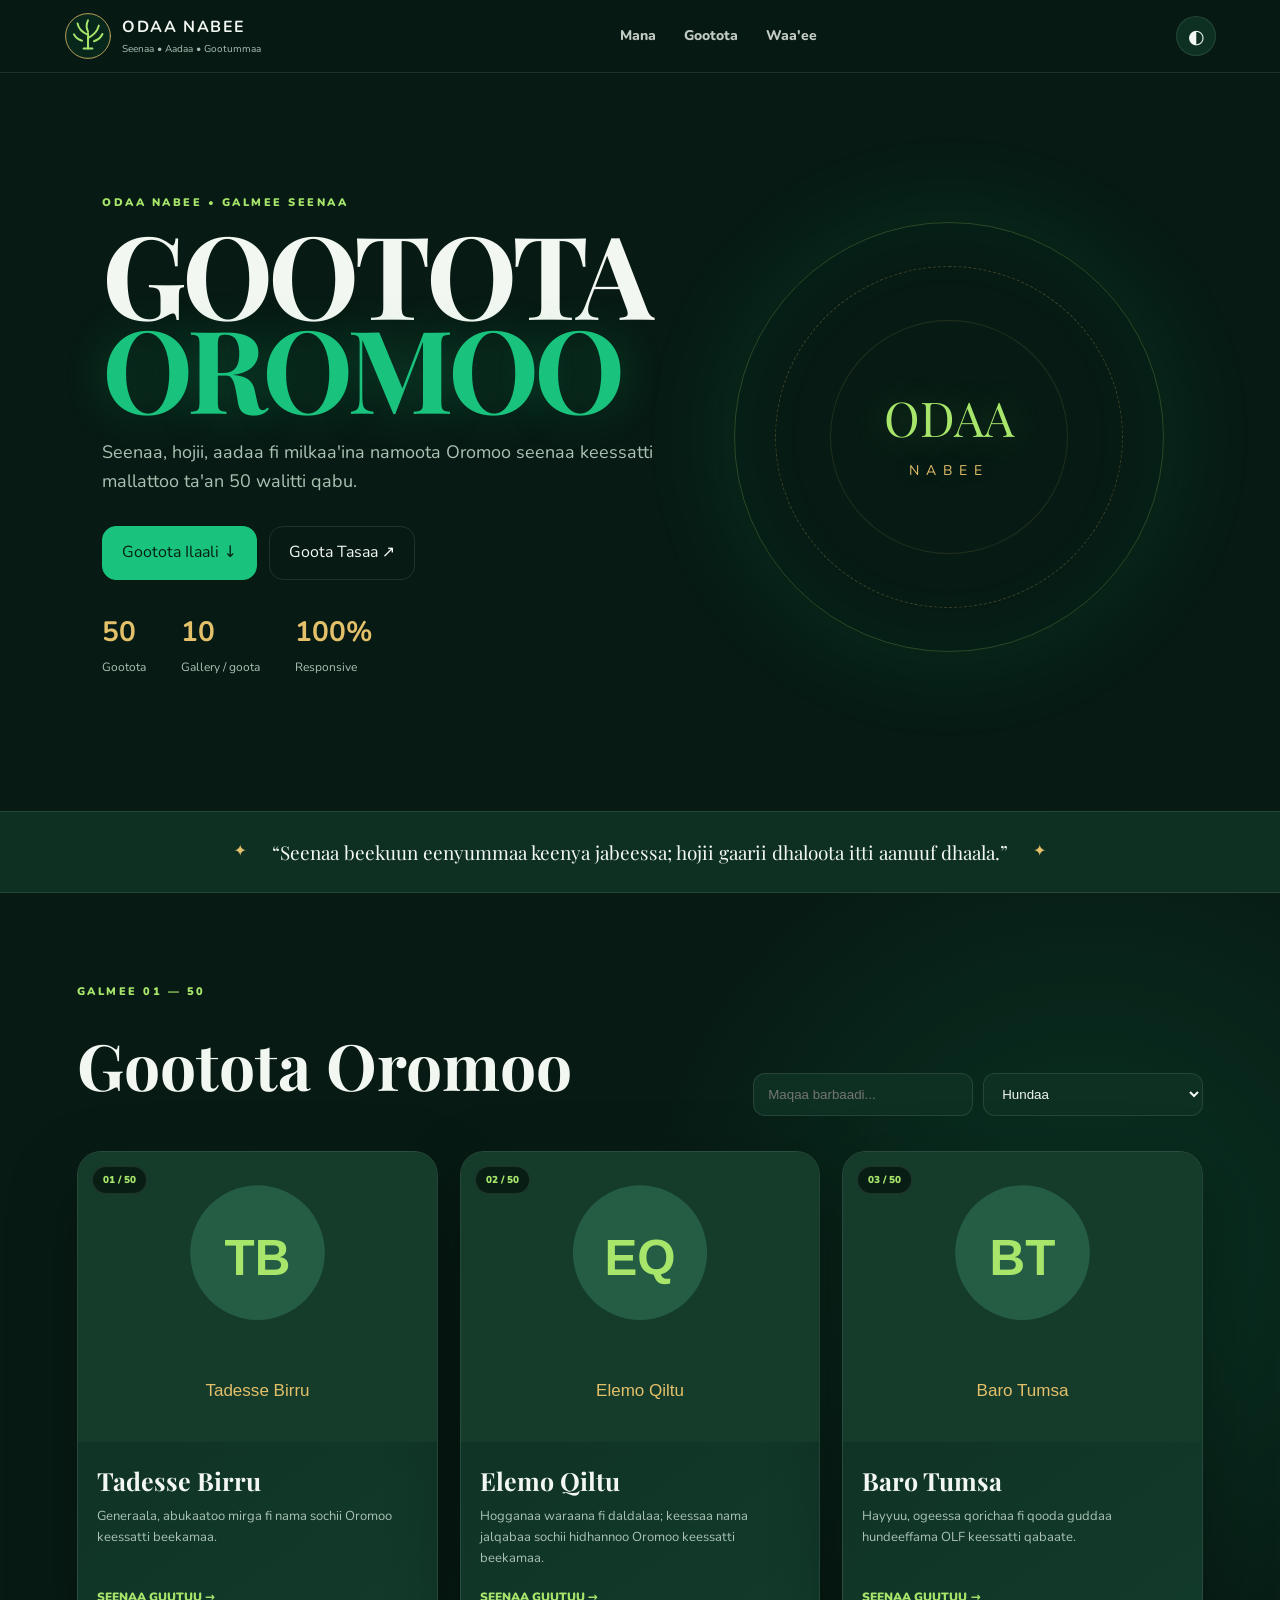
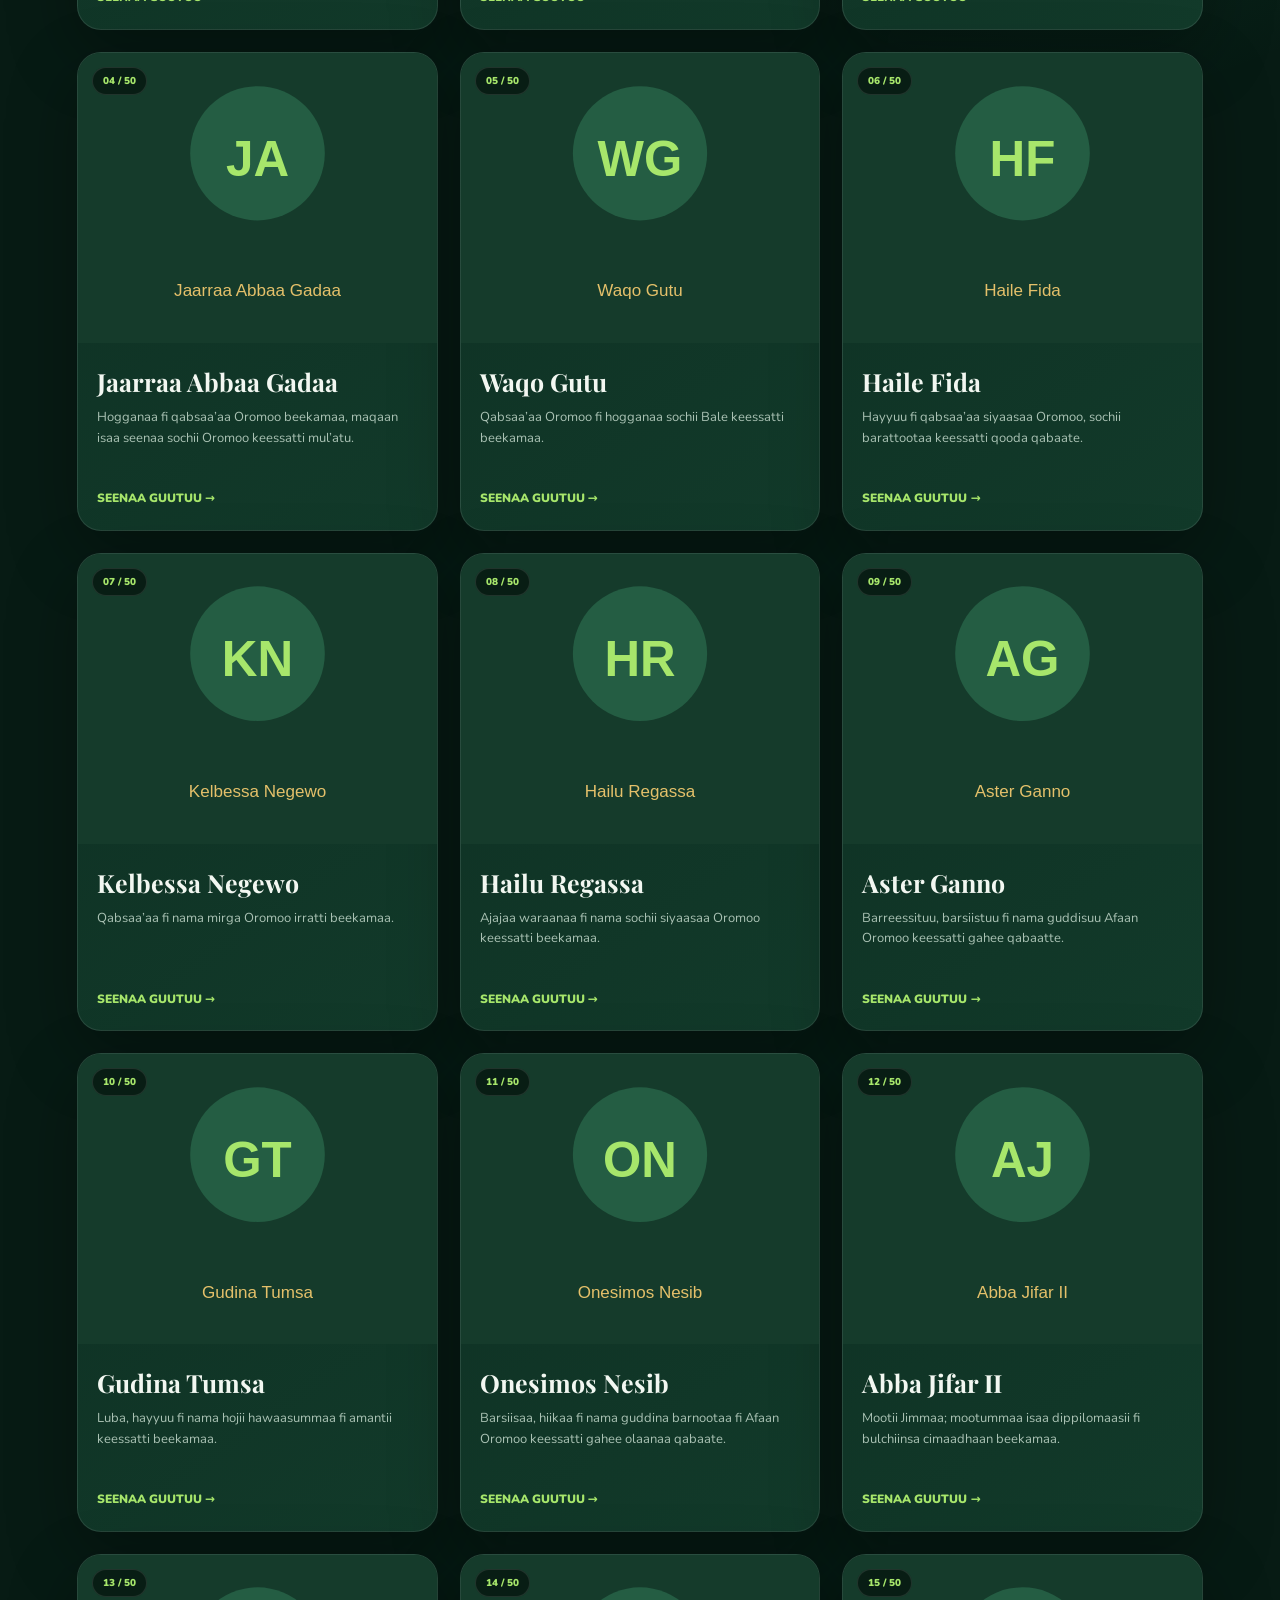
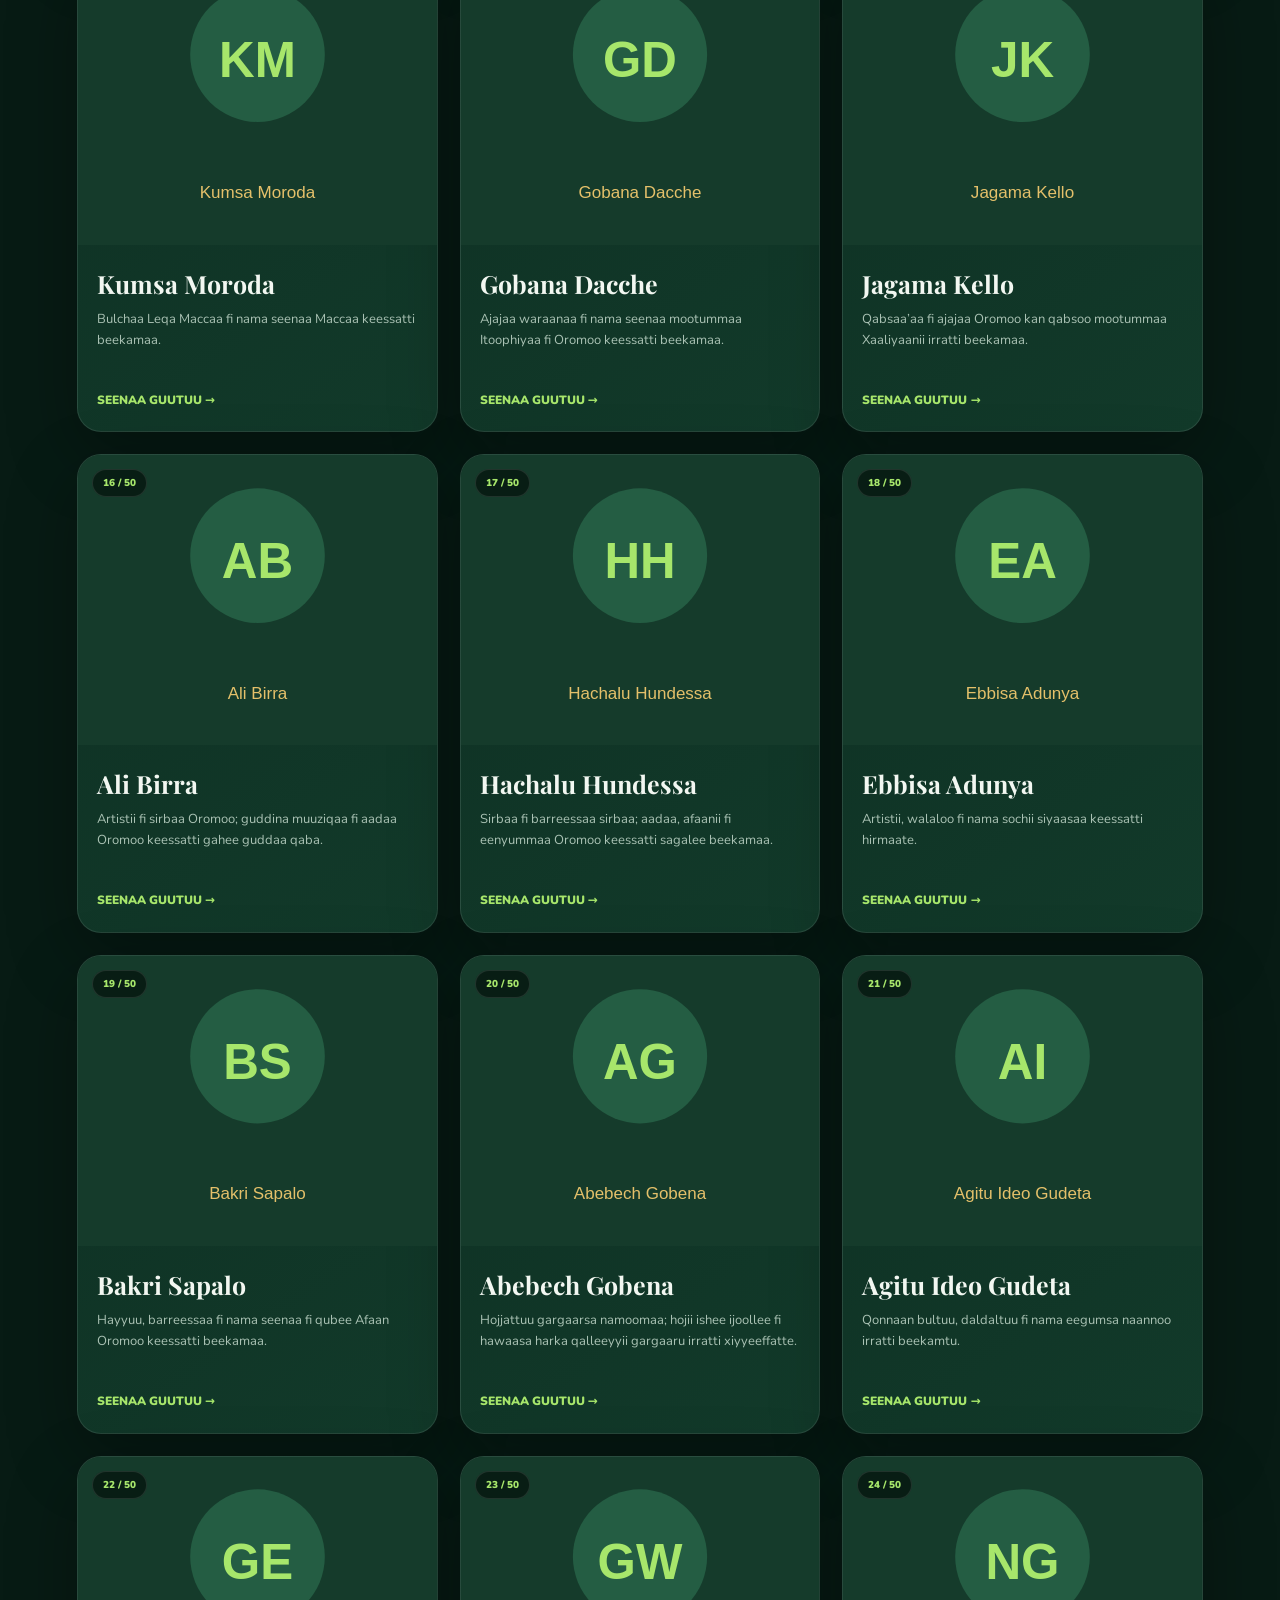
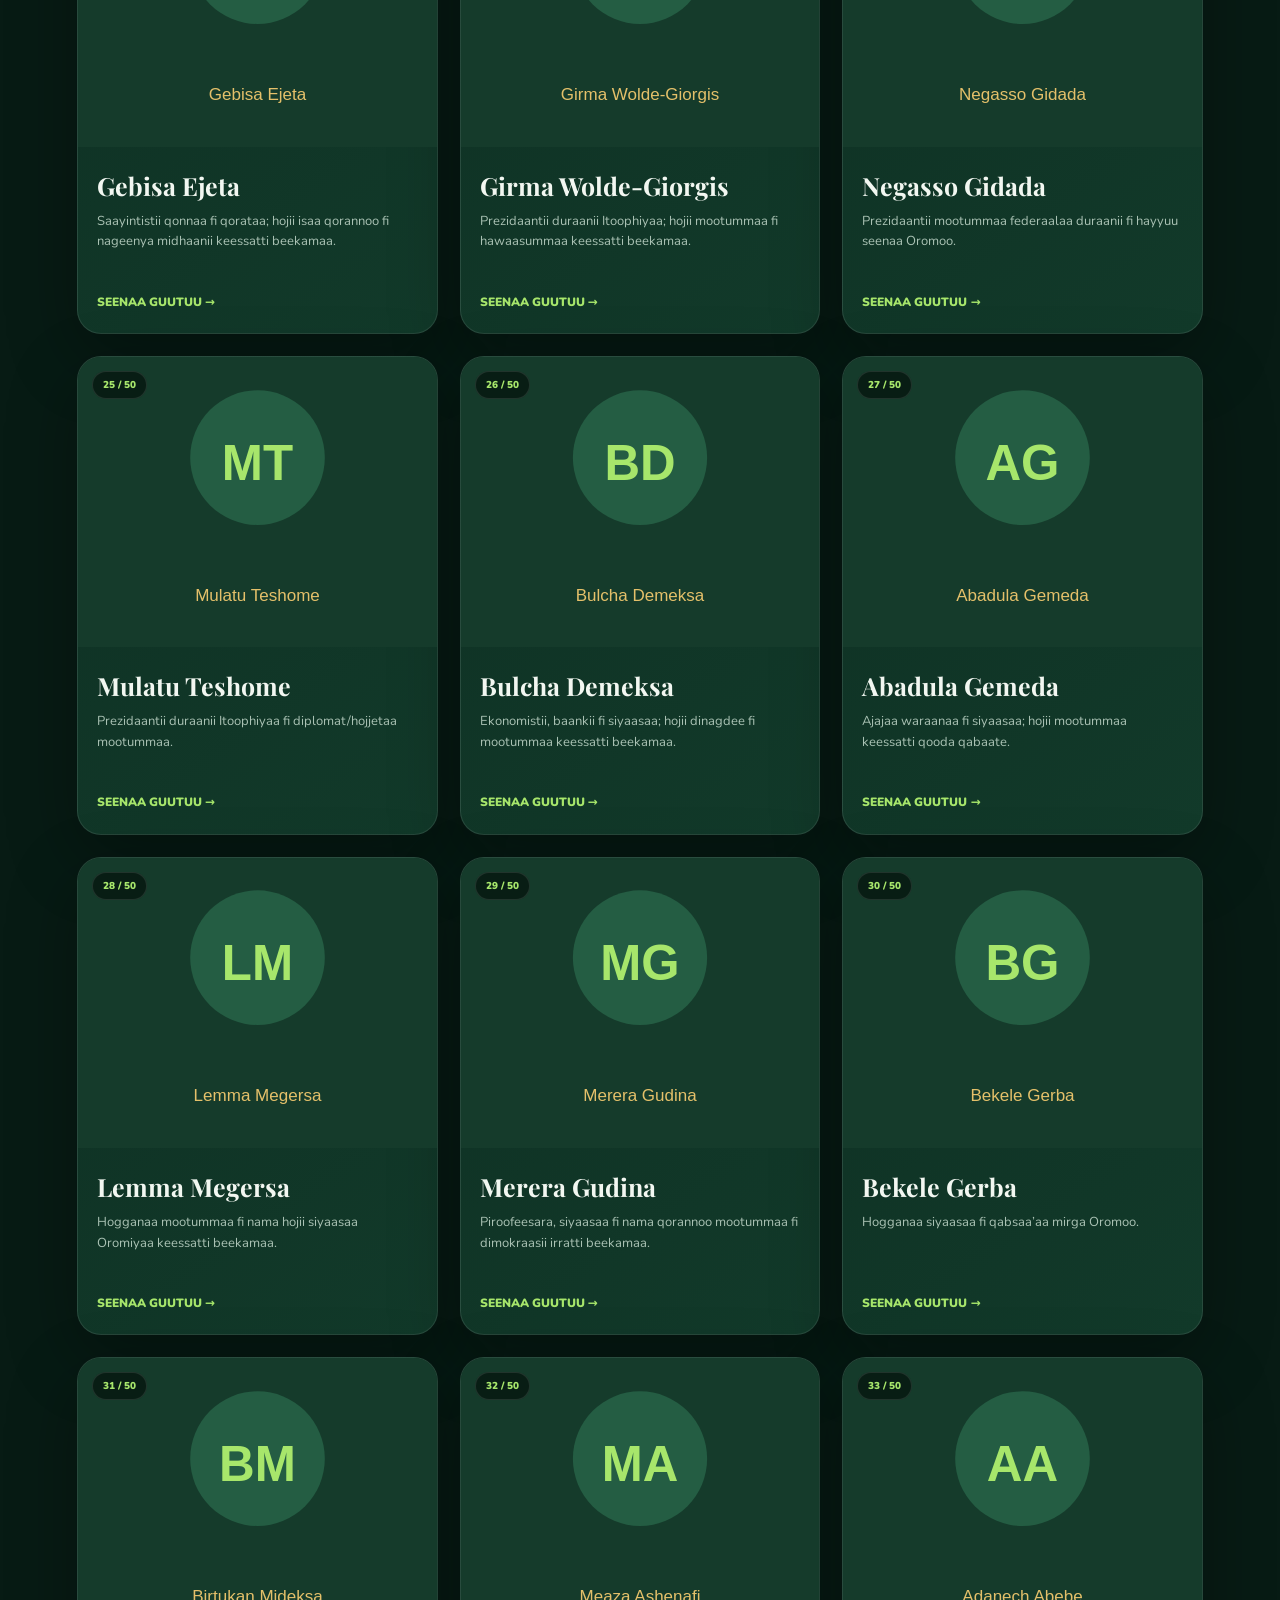
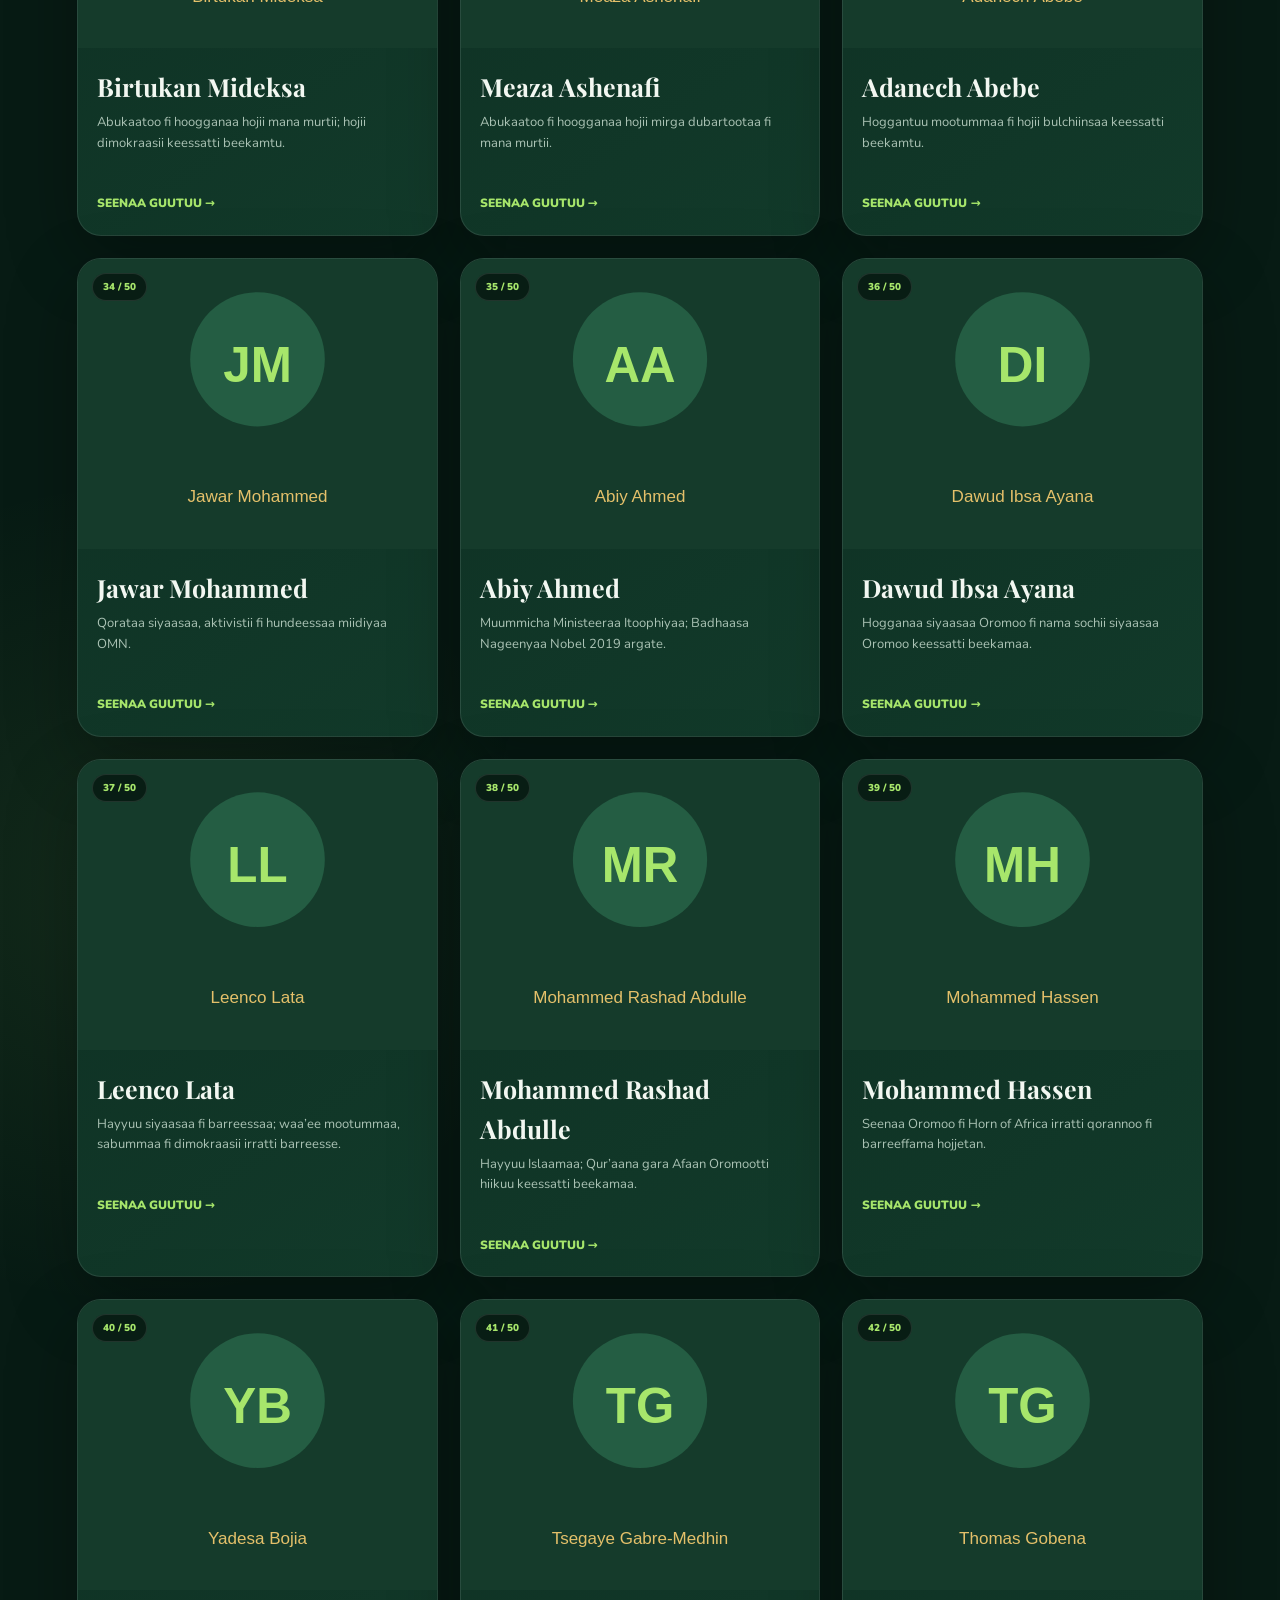
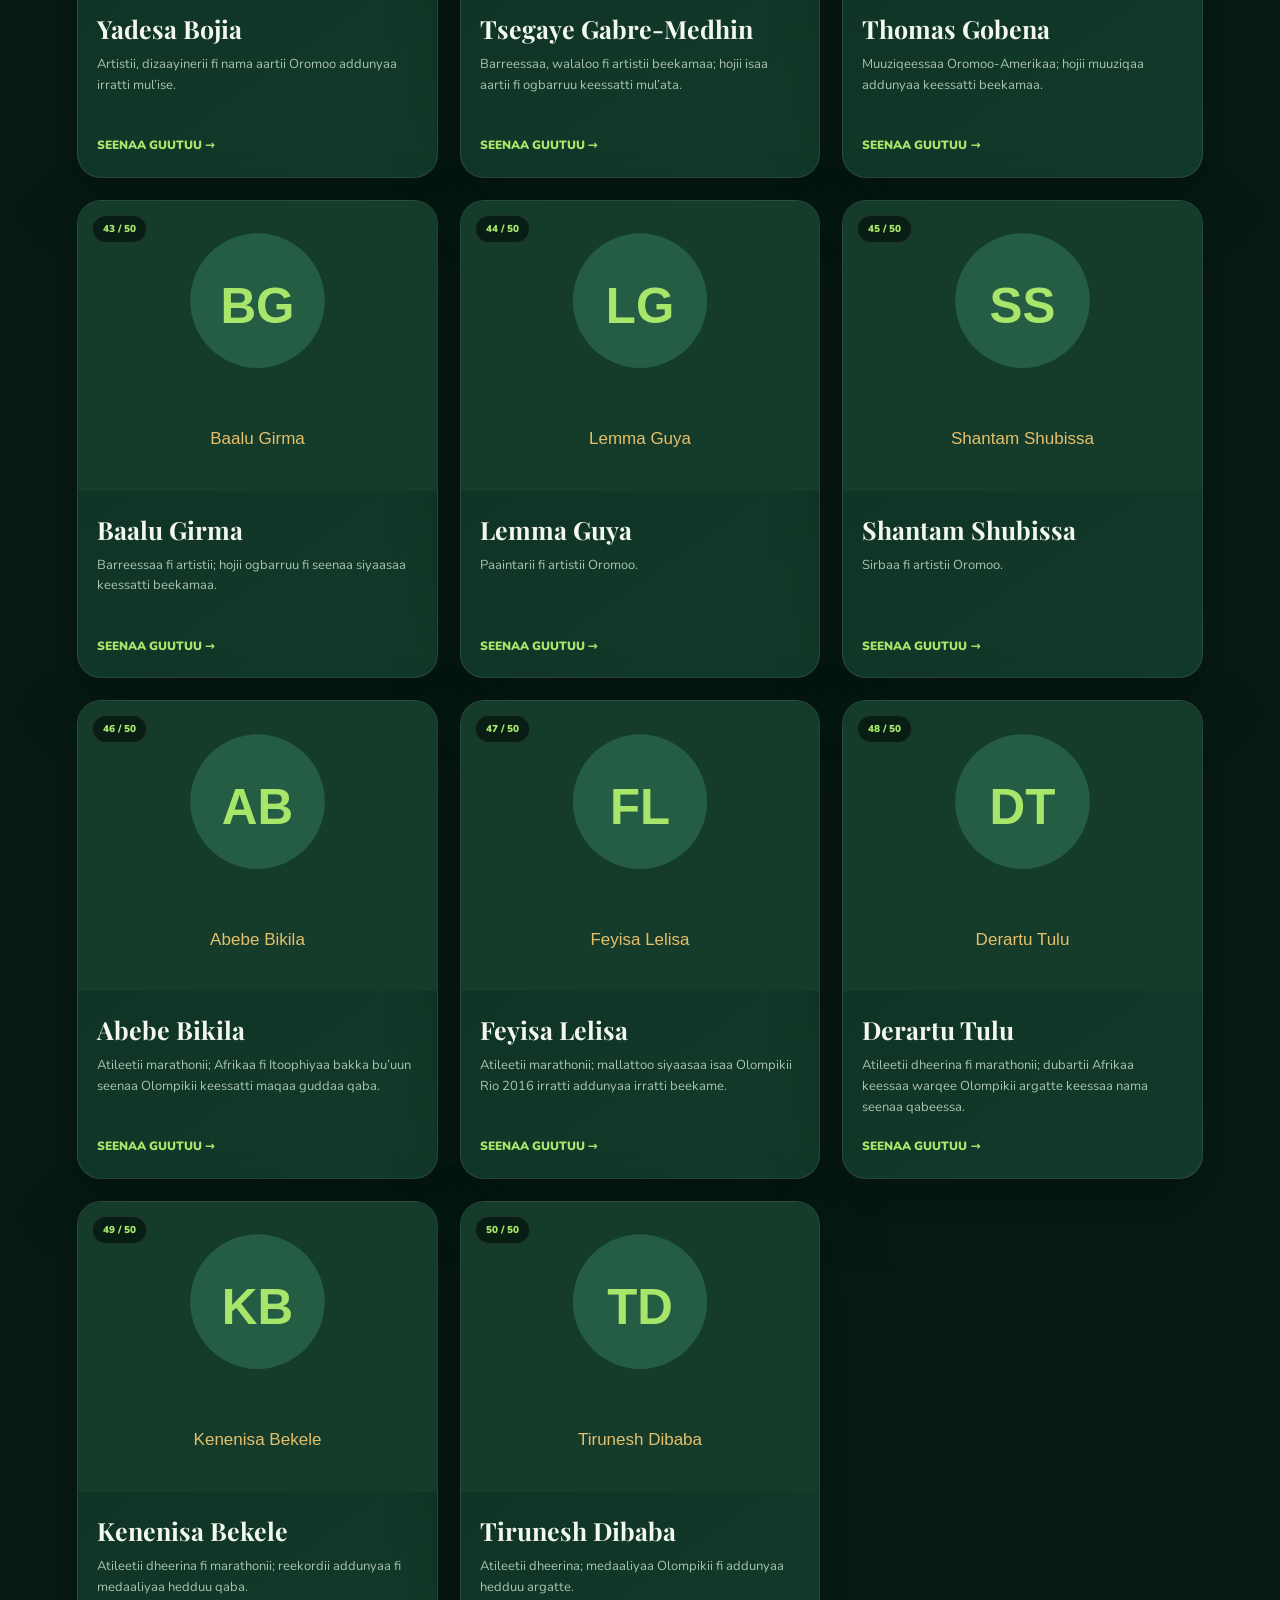
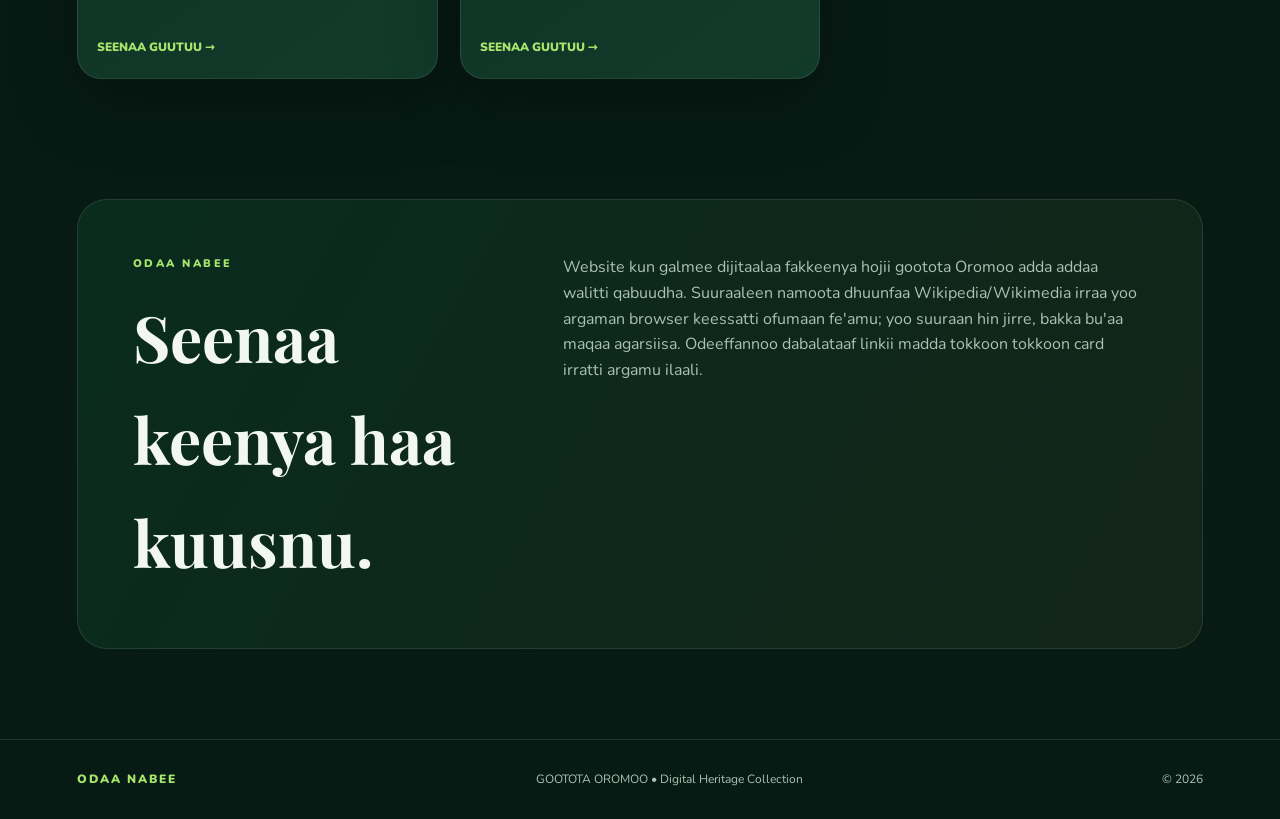
<file: index.html>
<!doctype html>
<html lang="om">
<head>
<meta charset="utf-8"><meta name="viewport" content="width=device-width, initial-scale=1">
<meta name="description" content="Gootota Oromoo 50 — seenaa, suuraa fi galmee aadaa.">
<title>GOOTOTA OROMOO | Odaa Nabee</title>
<link rel="preconnect" href="https://fonts.googleapis.com"><link rel="preconnect" href="https://fonts.gstatic.com" crossorigin>
<link href="https://fonts.googleapis.com/css2?family=Nunito:wght@400;600;700;800;900&family=Playfair+Display:wght@700;800&display=swap" rel="stylesheet">
<link rel="stylesheet" href="style.css">
</head>
<body>
<div class="progress"></div>
<header class="topbar">
<a class="brand" href="#home"><span class="logo"><svg viewBox="0 0 120 120"><circle cx="60" cy="60" r="56"></circle><path d="M60 91V53M60 57C46 51 36 41 34 29M60 65C74 58 84 47 87 34M60 49C55 39 56 29 60 21M45 72C36 69 29 64 25 56M75 73C85 70 92 64 96 55"></path><path d="M49 91h22"></path></svg></span><span><b>ODAA NABEE</b><small>Seenaa • Aadaa • Gootummaa</small></span></a>
<nav><a href="#home">Mana</a><a href="#gootota">Gootota</a><a href="#waaee">Waa'ee</a></nav>
<button class="theme-btn" id="themeBtn" aria-label="Halluu jijjiiri">◐</button>
</header>
<main id="home">
<section class="hero"><div class="hero-copy"><div class="eyebrow">ODAA NABEE • GALMEE SEENAA</div><h1>GOOTOTA<br><span>OROMOO</span></h1><p>Seenaa, hojii, aadaa fi milkaa'ina namoota Oromoo seenaa keessatti mallattoo ta'an 50 walitti qabu.</p><div class="hero-actions"><a class="btn primary" href="#gootota">Gootota Ilaali ↓</a><button class="btn ghost" id="randomBtn">Goota Tasaa ↗</button></div><div class="stats"><div><strong>50</strong><span>Gootota</span></div><div><strong>10</strong><span>Gallery / goota</span></div><div><strong>100%</strong><span>Responsive</span></div></div></div><div class="hero-tree"><div class="tree-ring"></div><div class="tree-mark">ODAA<br><small>NABEE</small></div></div></section>
<section class="quote-strip"><span>✦</span><p>“Seenaa beekuun eenyummaa keenya jabeessa; hojii gaarii dhaloota itti aanuuf dhaala.”</p><span>✦</span></section>
<section id="gootota" class="people-section"><div class="section-head"><div><div class="eyebrow">GALMEE 01 — 50</div><h2>Gootota Oromoo</h2></div><div class="tools"><input id="search" type="search" placeholder="Maqaa barbaadi..."><select id="filter"><option value="all">Hundaa</option><option value="history">Seenaa & Qabsoo</option><option value="culture">Aadaa & Aartii</option><option value="science">Saayinsii & Barnoota</option><option value="sport">Ispoortii</option><option value="public">Hoggansa & Hawaasummaa</option></select></div></div><div id="grid" class="grid"></div><p id="empty" class="empty" hidden>Nama ati barbaadde hin argamne.</p></section>
<section id="waaee" class="about"><div><div class="eyebrow">ODAA NABEE</div><h2>Seenaa keenya haa kuusnu.</h2></div><p>Website kun galmee dijitaalaa fakkeenya hojii gootota Oromoo adda addaa walitti qabuudha. Suuraaleen namoota dhuunfaa Wikipedia/Wikimedia irraa yoo argaman browser keessatti ofumaan fe'amu; yoo suuraan hin jirre, bakka bu'aa maqaa agarsiisa. Odeeffannoo dabalataaf linkii madda tokkoon tokkoon card irratti argamu ilaali.</p></section>
</main>
<footer><div class="footer-brand">ODAA NABEE</div><div>GOOTOTA OROMOO • Digital Heritage Collection</div><div>© <span id="year"></span></div></footer>
<div id="modal" class="modal" aria-hidden="true"><div class="modal-backdrop" data-close></div><article class="modal-card"><button class="close" data-close>×</button><div id="modalContent"></div></article></div>
<script src="script.js"></script>
</body></html>
</file>
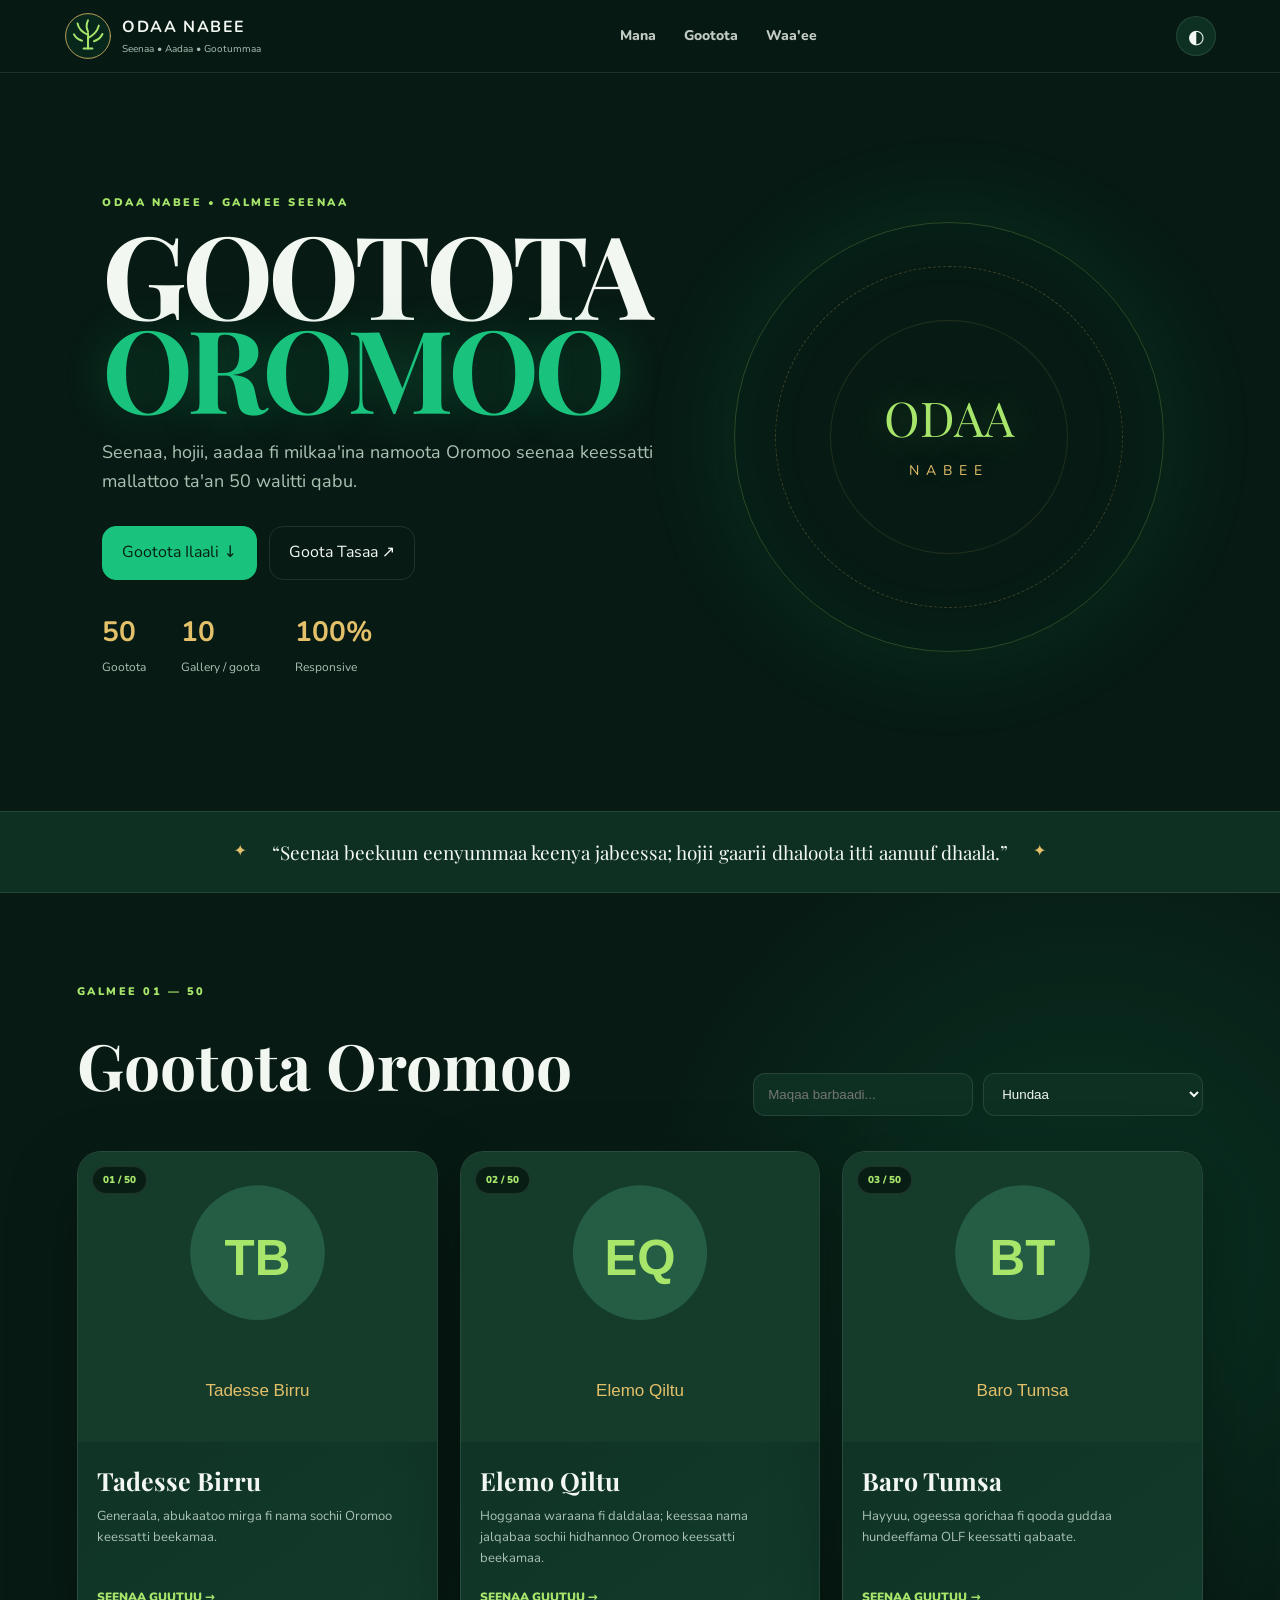
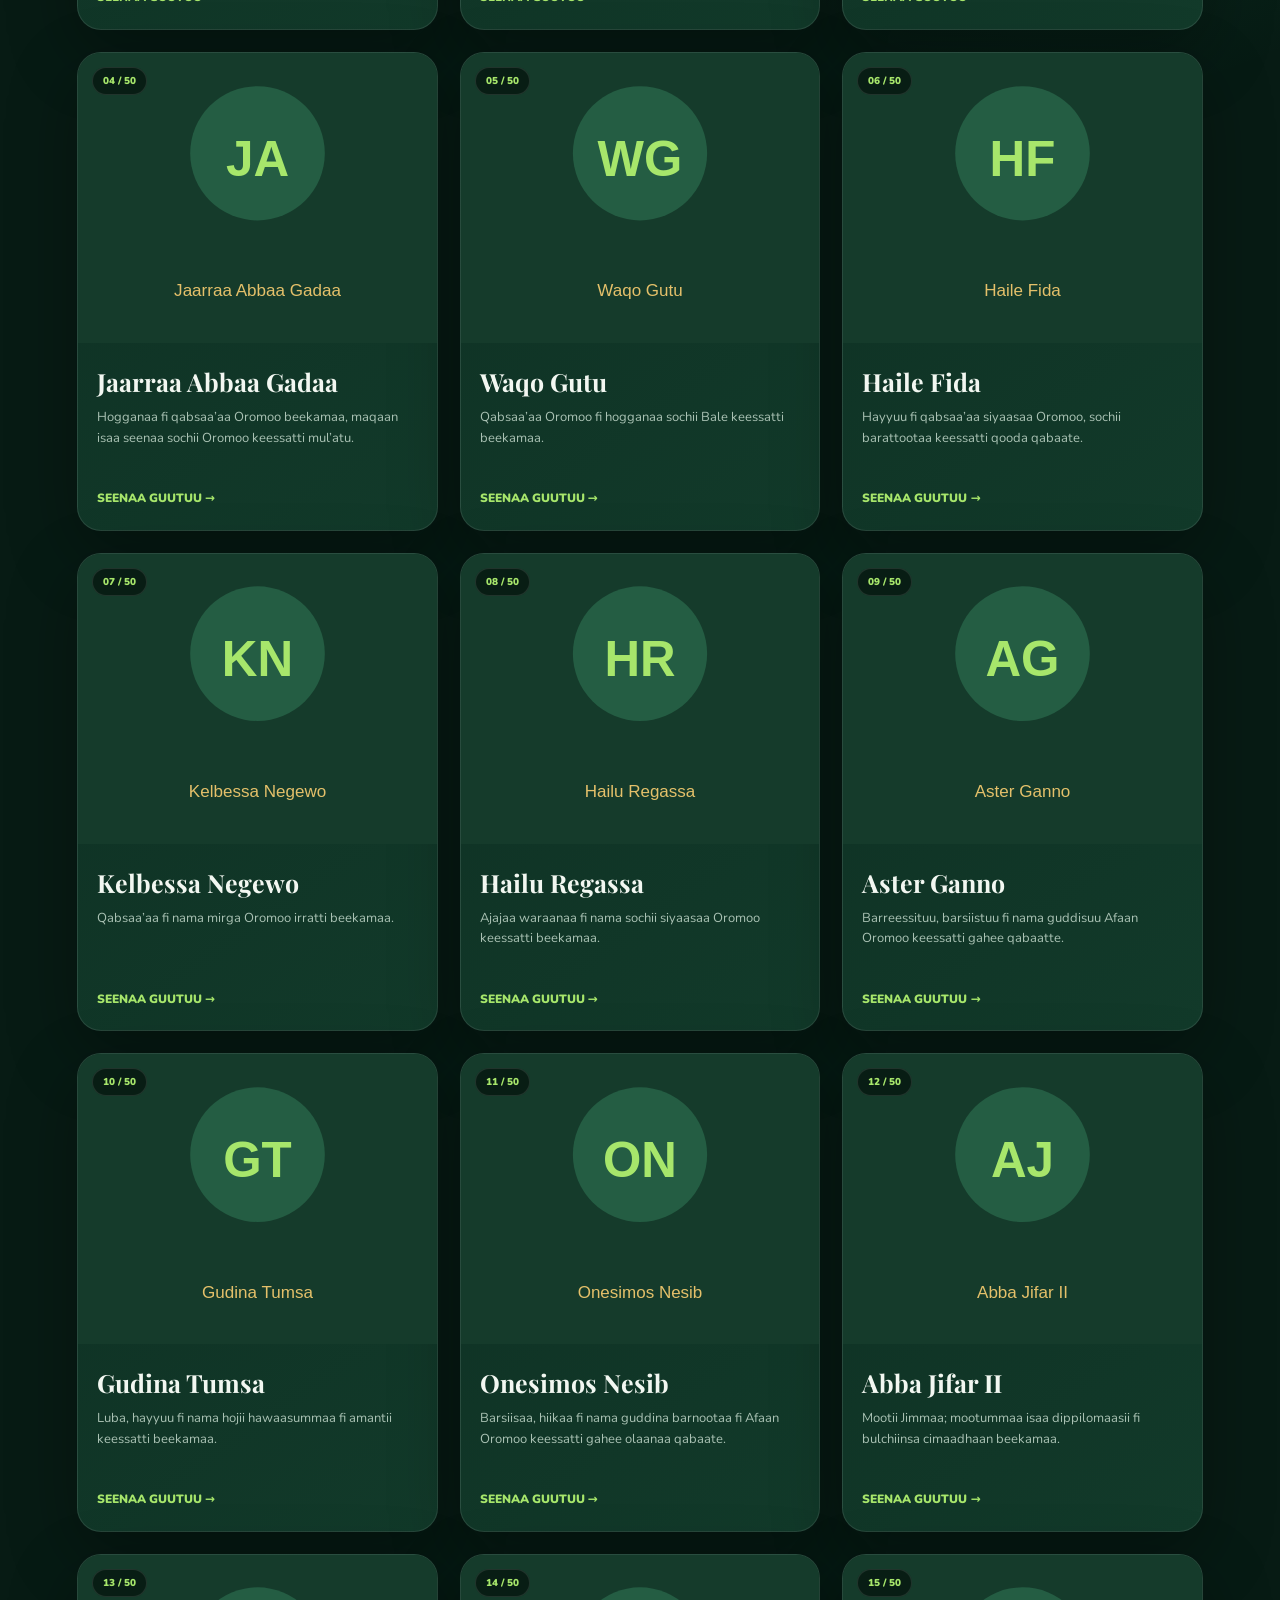
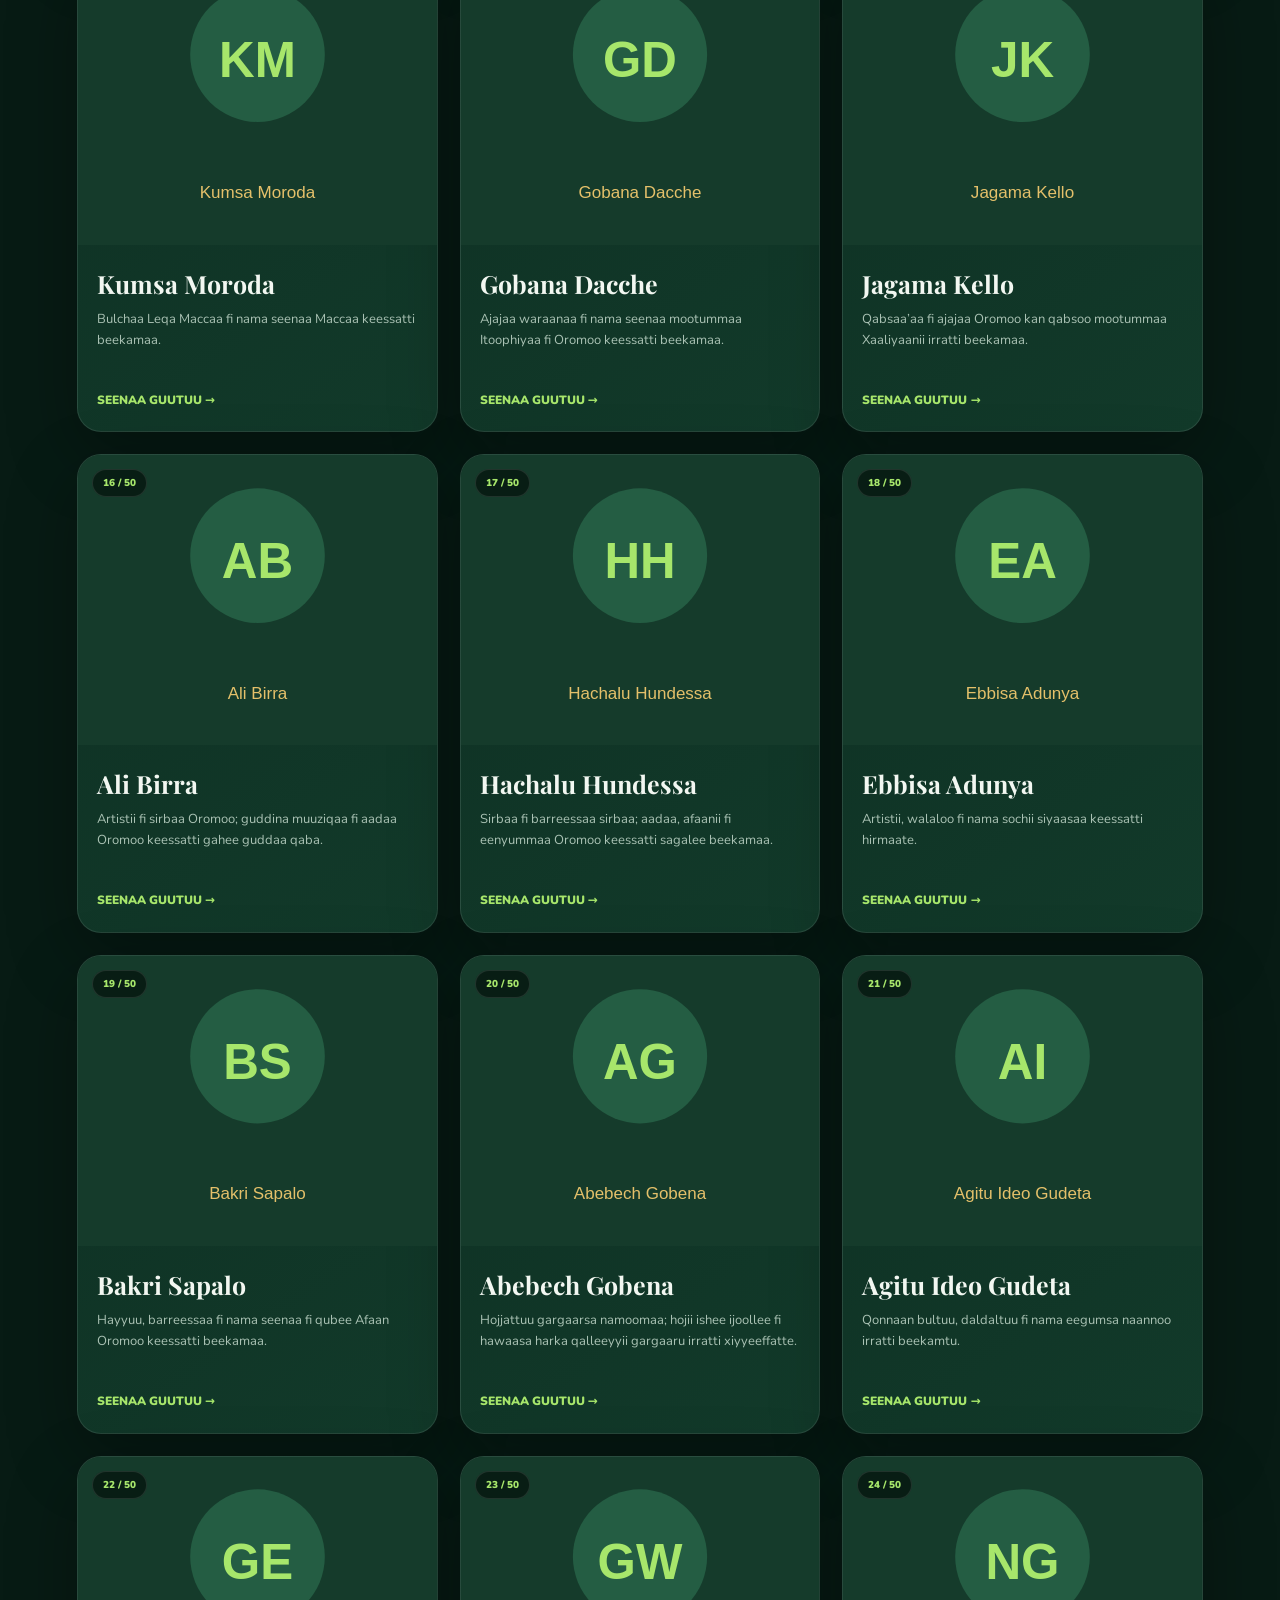
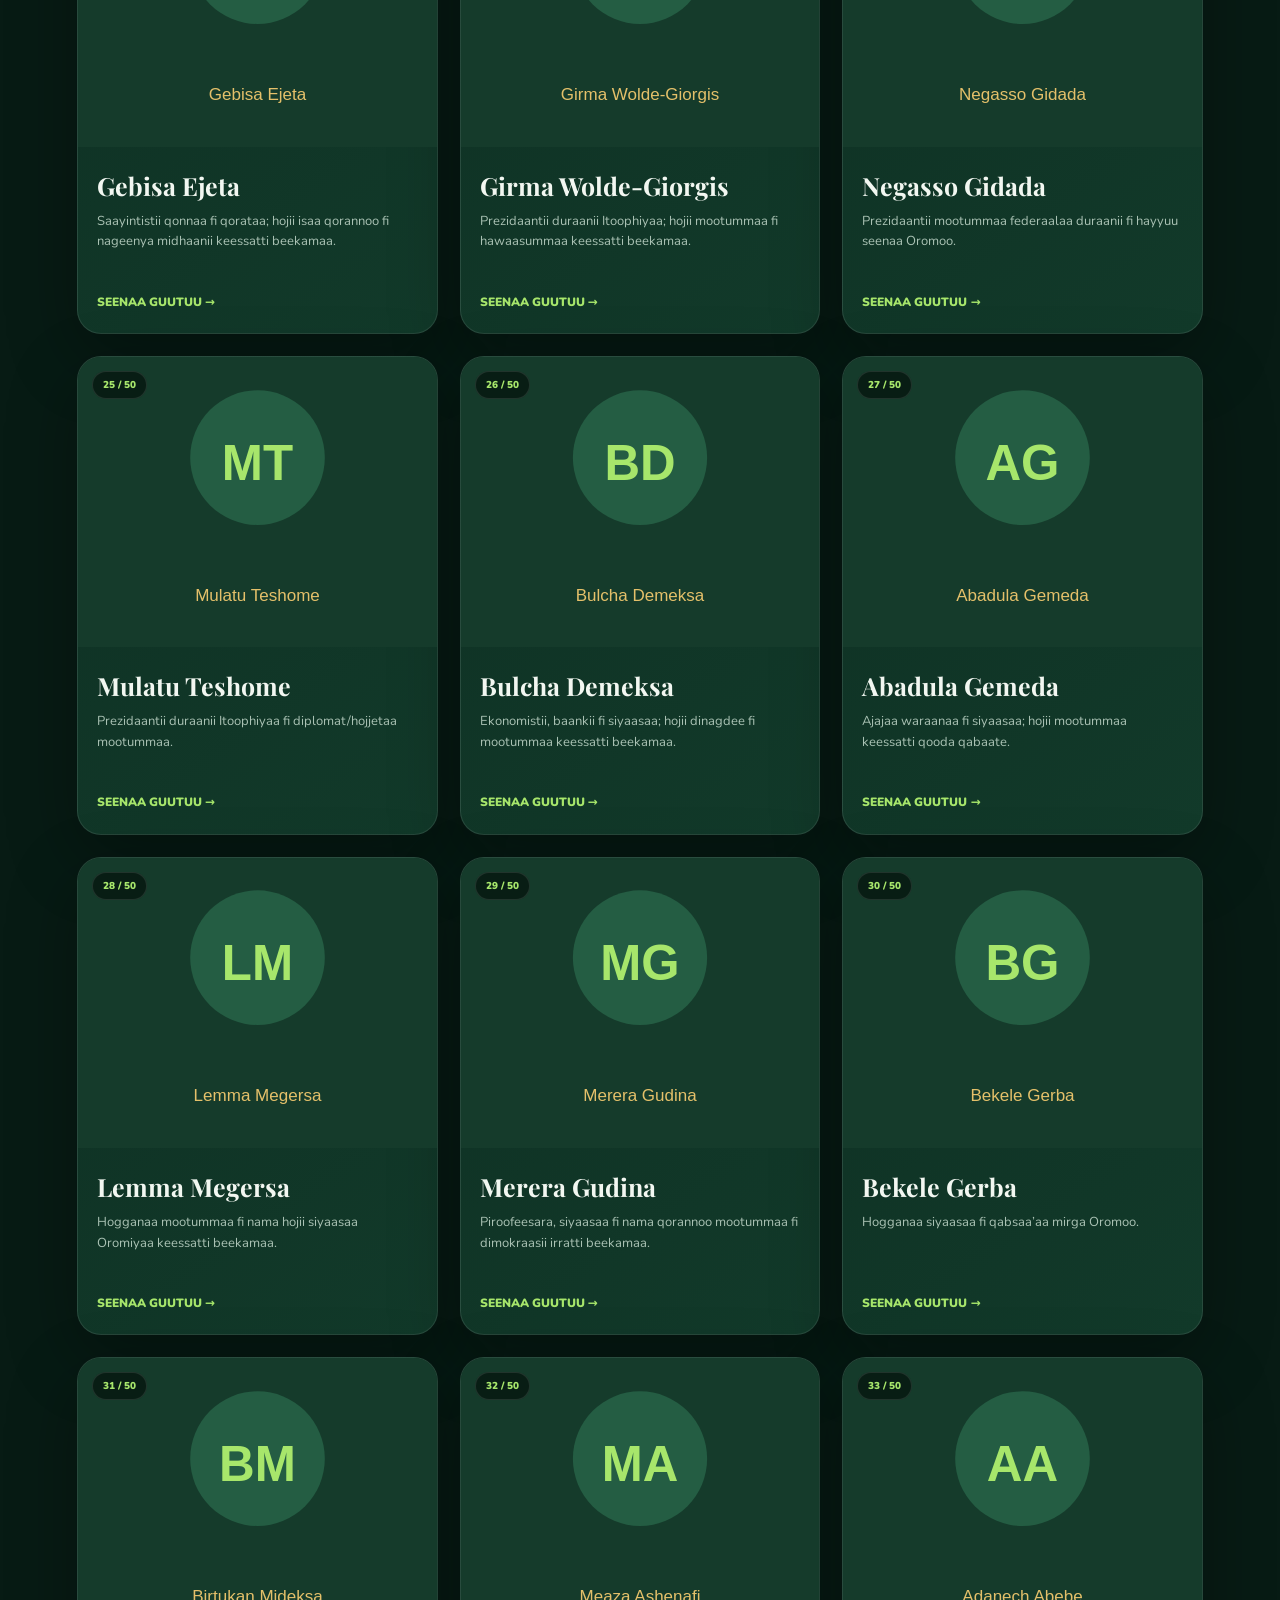
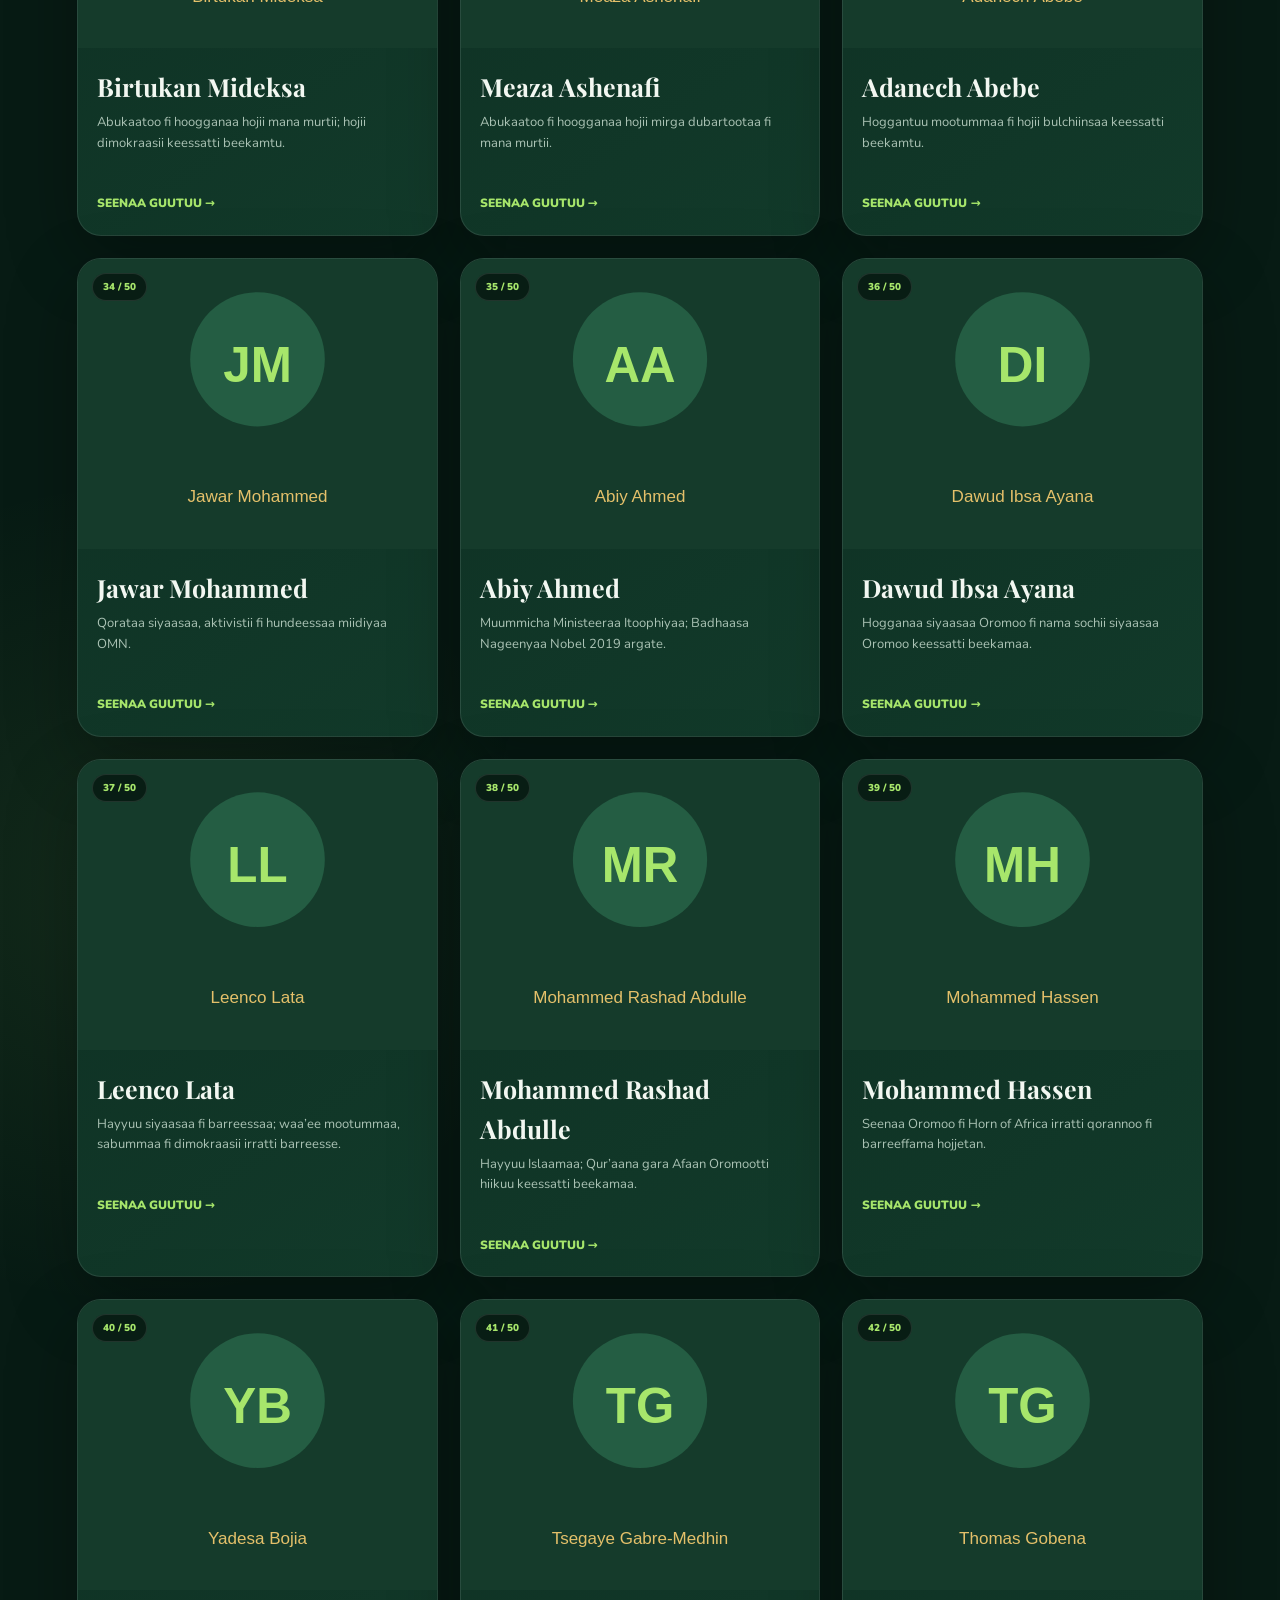
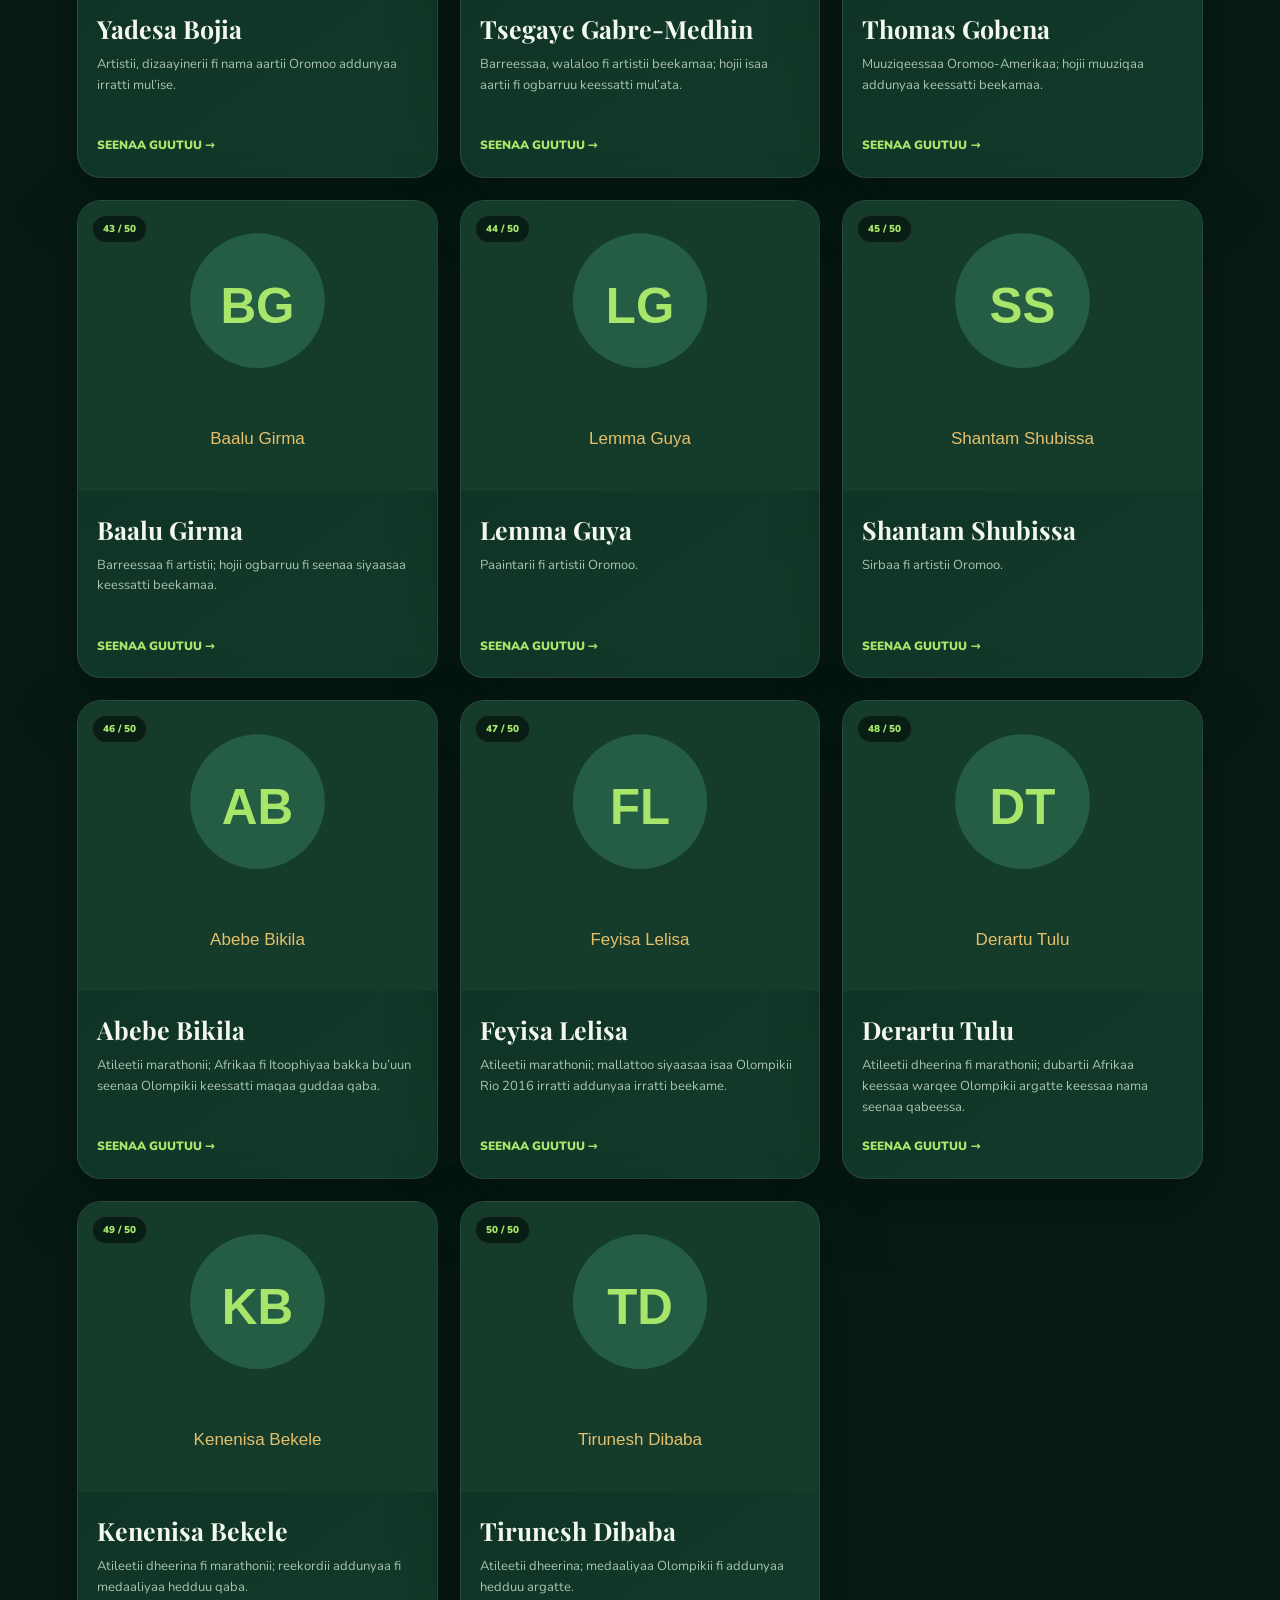
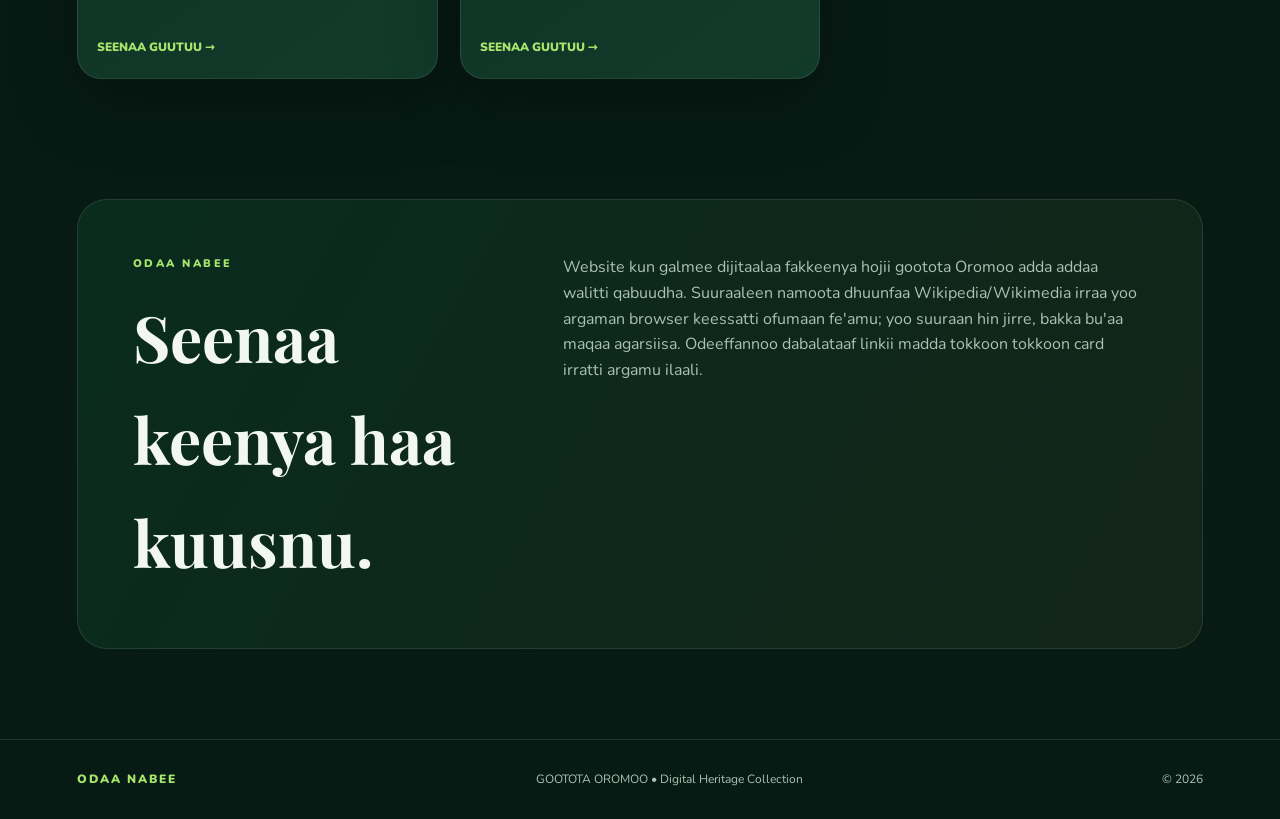
<file: index.html.html>
<!doctype html>
<html lang="om">
<head>
<meta charset="utf-8"><meta name="viewport" content="width=device-width, initial-scale=1">
<meta name="description" content="Gootota Oromoo 50 — seenaa, suuraa fi galmee aadaa.">
<title>GOOTOTA OROMOO | Odaa Nabee</title>
<link rel="preconnect" href="https://fonts.googleapis.com"><link rel="preconnect" href="https://fonts.gstatic.com" crossorigin>
<link href="https://fonts.googleapis.com/css2?family=Nunito:wght@400;600;700;800;900&family=Playfair+Display:wght@700;800&display=swap" rel="stylesheet">
<link rel="stylesheet" href="style.css">
</head>
<body>
<div class="progress"></div>
<header class="topbar">
<a class="brand" href="#home"><span class="logo"><svg viewBox="0 0 120 120"><circle cx="60" cy="60" r="56"></circle><path d="M60 91V53M60 57C46 51 36 41 34 29M60 65C74 58 84 47 87 34M60 49C55 39 56 29 60 21M45 72C36 69 29 64 25 56M75 73C85 70 92 64 96 55"></path><path d="M49 91h22"></path></svg></span><span><b>ODAA NABEE</b><small>Seenaa • Aadaa • Gootummaa</small></span></a>
<nav><a href="#home">Mana</a><a href="#gootota">Gootota</a><a href="#waaee">Waa'ee</a></nav>
<button class="theme-btn" id="themeBtn" aria-label="Halluu jijjiiri">◐</button>
</header>
<main id="home">
<section class="hero"><div class="hero-copy"><div class="eyebrow">ODAA NABEE • GALMEE SEENAA</div><h1>GOOTOTA<br><span>OROMOO</span></h1><p>Seenaa, hojii, aadaa fi milkaa'ina namoota Oromoo seenaa keessatti mallattoo ta'an 50 walitti qabu.</p><div class="hero-actions"><a class="btn primary" href="#gootota">Gootota Ilaali ↓</a><button class="btn ghost" id="randomBtn">Goota Tasaa ↗</button></div><div class="stats"><div><strong>50</strong><span>Gootota</span></div><div><strong>10</strong><span>Gallery / goota</span></div><div><strong>100%</strong><span>Responsive</span></div></div></div><div class="hero-tree"><div class="tree-ring"></div><div class="tree-mark">ODAA<br><small>NABEE</small></div></div></section>
<section class="quote-strip"><span>✦</span><p>“Seenaa beekuun eenyummaa keenya jabeessa; hojii gaarii dhaloota itti aanuuf dhaala.”</p><span>✦</span></section>
<section id="gootota" class="people-section"><div class="section-head"><div><div class="eyebrow">GALMEE 01 — 50</div><h2>Gootota Oromoo</h2></div><div class="tools"><input id="search" type="search" placeholder="Maqaa barbaadi..."><select id="filter"><option value="all">Hundaa</option><option value="history">Seenaa & Qabsoo</option><option value="culture">Aadaa & Aartii</option><option value="science">Saayinsii & Barnoota</option><option value="sport">Ispoortii</option><option value="public">Hoggansa & Hawaasummaa</option></select></div></div><div id="grid" class="grid"></div><p id="empty" class="empty" hidden>Nama ati barbaadde hin argamne.</p></section>
<section id="waaee" class="about"><div><div class="eyebrow">ODAA NABEE</div><h2>Seenaa keenya haa kuusnu.</h2></div><p>Website kun galmee dijitaalaa fakkeenya hojii gootota Oromoo adda addaa walitti qabuudha. Suuraaleen namoota dhuunfaa Wikipedia/Wikimedia irraa yoo argaman browser keessatti ofumaan fe'amu; yoo suuraan hin jirre, bakka bu'aa maqaa agarsiisa. Odeeffannoo dabalataaf linkii madda tokkoon tokkoon card irratti argamu ilaali.</p></section>
</main>
<footer><div class="footer-brand">ODAA NABEE</div><div>GOOTOTA OROMOO • Digital Heritage Collection</div><div>© <span id="year"></span></div></footer>
<div id="modal" class="modal" aria-hidden="true"><div class="modal-backdrop" data-close></div><article class="modal-card"><button class="close" data-close>×</button><div id="modalContent"></div></article></div>
<script src="script.js"></script>
</body></html>
</file>
<file: style.css>
:root{--bg:#071b14;--bg2:#0c2a1e;--card:#0e3023;--card2:#123a2a;--text:#f2f7f1;--muted:#aac2b4;--green:#19c37d;--lime:#a7e66b;--gold:#e4c06a;--line:rgba(255,255,255,.10);--shadow:0 24px 70px rgba(0,0,0,.30)}
*{box-sizing:border-box}html{scroll-behavior:smooth}body{margin:0;background:radial-gradient(circle at 85% 12%,rgba(25,195,125,.14),transparent 28rem),radial-gradient(circle at 10% 70%,rgba(167,230,107,.08),transparent 26rem),var(--bg);color:var(--text);font-family:Nunito,system-ui,sans-serif;line-height:1.6}body.light{--bg:#f2f7f1;--bg2:#fff;--card:#fff;--card2:#eef7f0;--text:#10251b;--muted:#587164;--line:rgba(16,37,27,.12);--shadow:0 20px 60px rgba(25,70,45,.12)}
a{text-decoration:none;color:inherit}.progress{position:fixed;z-index:1000;top:0;left:0;height:3px;width:0;background:linear-gradient(90deg,var(--lime),var(--green),var(--gold))}
.topbar{position:sticky;top:0;z-index:50;display:flex;align-items:center;justify-content:space-between;padding:12px 5vw;background:rgba(7,27,20,.72);backdrop-filter:blur(18px);border-bottom:1px solid var(--line)}.light .topbar{background:rgba(242,247,241,.78)}.brand{display:flex;gap:10px;align-items:center}.brand b{display:block;letter-spacing:1.6px}.brand small{display:block;color:var(--muted);font-size:10px}.logo{width:48px;height:48px}.logo svg{width:100%;height:100%;fill:none;stroke:var(--lime);stroke-width:5;stroke-linecap:round;stroke-linejoin:round}.logo circle{stroke:var(--gold);stroke-width:2;fill:rgba(25,195,125,.08)}nav{display:flex;gap:28px;font-weight:800;font-size:14px}nav a{opacity:.8}nav a:hover{color:var(--lime);opacity:1}.theme-btn{border:1px solid var(--line);background:var(--card);color:var(--text);border-radius:50%;width:40px;height:40px;cursor:pointer;font-size:19px}
.hero{min-height:82vh;display:grid;grid-template-columns:1.15fr .85fr;align-items:center;padding:70px 8vw 80px;position:relative;overflow:hidden}.hero-copy{position:relative;z-index:2}.eyebrow{color:var(--lime);font-size:11px;font-weight:900;letter-spacing:2.5px;margin-bottom:13px}.hero h1{font-family:"Playfair Display",serif;font-size:clamp(64px,9vw,132px);line-height:.82;margin:0 0 25px;letter-spacing:-5px}.hero h1 span{color:var(--green);text-shadow:0 0 40px rgba(25,195,125,.25)}.hero p{max-width:620px;color:var(--muted);font-size:18px}.hero-actions{display:flex;gap:12px;flex-wrap:wrap;margin:30px 0}.btn{display:inline-flex;align-items:center;justify-content:center;border-radius:14px;padding:13px 19px;font-weight:900;border:1px solid var(--line);cursor:pointer;font:inherit}.primary{background:var(--green);color:#052014;border-color:var(--green)}.ghost{background:transparent;color:var(--text)}.primary:hover{transform:translateY(-2px);box-shadow:0 10px 30px rgba(25,195,125,.2)}.stats{display:flex;gap:35px;margin-top:30px}.stats strong{display:block;font-size:28px;color:var(--gold)}.stats span{color:var(--muted);font-size:12px}
.hero-tree{height:450px;display:grid;place-items:center;position:relative}.tree-ring{width:min(430px,75vw);height:min(430px,75vw);border:1px solid rgba(167,230,107,.22);border-radius:50%;box-shadow:0 0 100px rgba(25,195,125,.12),inset 0 0 80px rgba(25,195,125,.06);animation:spin 25s linear infinite}.tree-ring:before,.tree-ring:after{content:"";position:absolute;inset:12%;border:1px dashed rgba(228,192,106,.25);border-radius:50%;animation:spin 18s linear infinite reverse}.tree-ring:after{inset:24%;border-style:solid;opacity:.5}.tree-mark{position:absolute;text-align:center;font-family:"Playfair Display",serif;font-size:48px;line-height:.8;color:var(--lime);text-shadow:0 0 35px rgba(167,230,107,.25)}.tree-mark small{font-family:Nunito;font-size:14px;letter-spacing:7px;color:var(--gold)}@keyframes spin{to{transform:rotate(360deg)}}
.quote-strip{display:flex;justify-content:center;gap:25px;align-items:center;padding:25px 8vw;background:var(--card);border-block:1px solid var(--line);color:var(--gold);text-align:center}.quote-strip p{margin:0;max-width:800px;font-family:"Playfair Display",serif;font-size:19px;color:var(--text)}
.people-section{padding:90px 6vw}.section-head{display:flex;align-items:end;justify-content:space-between;gap:25px;margin-bottom:35px}.section-head h2,.about h2{font-family:"Playfair Display",serif;font-size:clamp(40px,5vw,65px);margin:0}.tools{display:flex;gap:10px}.tools input,.tools select{background:var(--card);color:var(--text);border:1px solid var(--line);border-radius:12px;padding:12px 14px;outline:none}.tools input{width:220px}.grid{display:grid;grid-template-columns:repeat(3,minmax(0,1fr));gap:22px}.card{background:linear-gradient(145deg,var(--card),var(--card2));border:1px solid var(--line);border-radius:24px;overflow:hidden;box-shadow:var(--shadow);transition:.3s;cursor:pointer}.card:hover{transform:translateY(-7px);border-color:rgba(167,230,107,.35)}.portrait{height:290px;background:#183b2b;position:relative;overflow:hidden}.portrait img{width:100%;height:100%;object-fit:cover;display:block;transition:transform .7s}.card:hover .portrait img{transform:scale(1.05)}.badge{position:absolute;top:14px;left:14px;background:rgba(5,20,14,.75);backdrop-filter:blur(10px);border:1px solid var(--line);border-radius:999px;padding:5px 10px;font-size:10px;font-weight:900;color:var(--lime)}.card-body{padding:19px}.card-body h3{font-family:"Playfair Display",serif;font-size:25px;margin:0 0 5px}.card-body p{color:var(--muted);font-size:13px;margin:0 0 15px;min-height:63px}.read{color:var(--lime);font-weight:900;font-size:12px}.empty{text-align:center;color:var(--muted);padding:60px}
.about{margin:30px 6vw 90px;padding:55px;border:1px solid var(--line);border-radius:30px;background:linear-gradient(120deg,rgba(25,195,125,.10),rgba(228,192,106,.06));display:grid;grid-template-columns:.8fr 1.2fr;gap:40px}.about p{color:var(--muted);font-size:16px;margin:0}footer{display:flex;justify-content:space-between;gap:20px;flex-wrap:wrap;padding:30px 6vw;border-top:1px solid var(--line);color:var(--muted);font-size:12px}.footer-brand{color:var(--lime);font-weight:900;letter-spacing:2px}
.modal{position:fixed;inset:0;z-index:100;display:none;align-items:center;justify-content:center;padding:20px}.modal.open{display:flex}.modal-backdrop{position:absolute;inset:0;background:rgba(0,0,0,.75);backdrop-filter:blur(8px)}.modal-card{position:relative;z-index:2;background:var(--bg2);border:1px solid var(--line);border-radius:28px;max-width:1050px;width:100%;max-height:90vh;overflow:auto;box-shadow:var(--shadow)}.close{position:absolute;right:14px;top:12px;z-index:5;width:40px;height:40px;border-radius:50%;border:1px solid var(--line);background:rgba(0,0,0,.35);color:white;font-size:25px;cursor:pointer}.modal-top{display:grid;grid-template-columns:.85fr 1.15fr}.modal-main-img{min-height:430px;background:#173b2b}.modal-main-img img{width:100%;height:100%;object-fit:cover}.modal-info{padding:42px}.modal-info h2{font-family:"Playfair Display",serif;font-size:48px;line-height:1;margin:0 0 15px}.modal-info p{color:var(--muted)}.source{display:inline-block;margin-top:15px;color:var(--lime);font-size:12px;font-weight:900}.gallery-title{padding:0 28px;font-size:13px;color:var(--gold);font-weight:900;letter-spacing:1px}.gallery{display:flex;gap:10px;overflow:hidden;padding:10px 28px 28px}.gallery img{width:130px;height:90px;object-fit:cover;border-radius:12px;flex:0 0 auto;border:1px solid var(--line);animation:galleryMove 22s linear infinite}.gallery:hover img{animation-play-state:paused}@keyframes galleryMove{0%{transform:translateX(0)}50%{transform:translateX(-360px)}100%{transform:translateX(0)}}@media(max-width:900px){.hero{grid-template-columns:1fr;padding-top:50px}.hero-tree{height:280px}.grid{grid-template-columns:repeat(2,minmax(0,1fr))}.section-head{align-items:start;flex-direction:column}.about{grid-template-columns:1fr}.modal-top{grid-template-columns:1fr}.modal-main-img{min-height:300px}}@media(max-width:620px){nav{display:none}.hero h1{font-size:64px;letter-spacing:-3px}.stats{gap:18px}.grid{grid-template-columns:1fr}.tools{width:100%;flex-direction:column}.tools input{width:100%}.about{padding:30px;margin-inline:4vw}.people-section{padding-inline:4vw}.modal-info{padding:28px}.modal-info h2{font-size:38px}}
</file>
